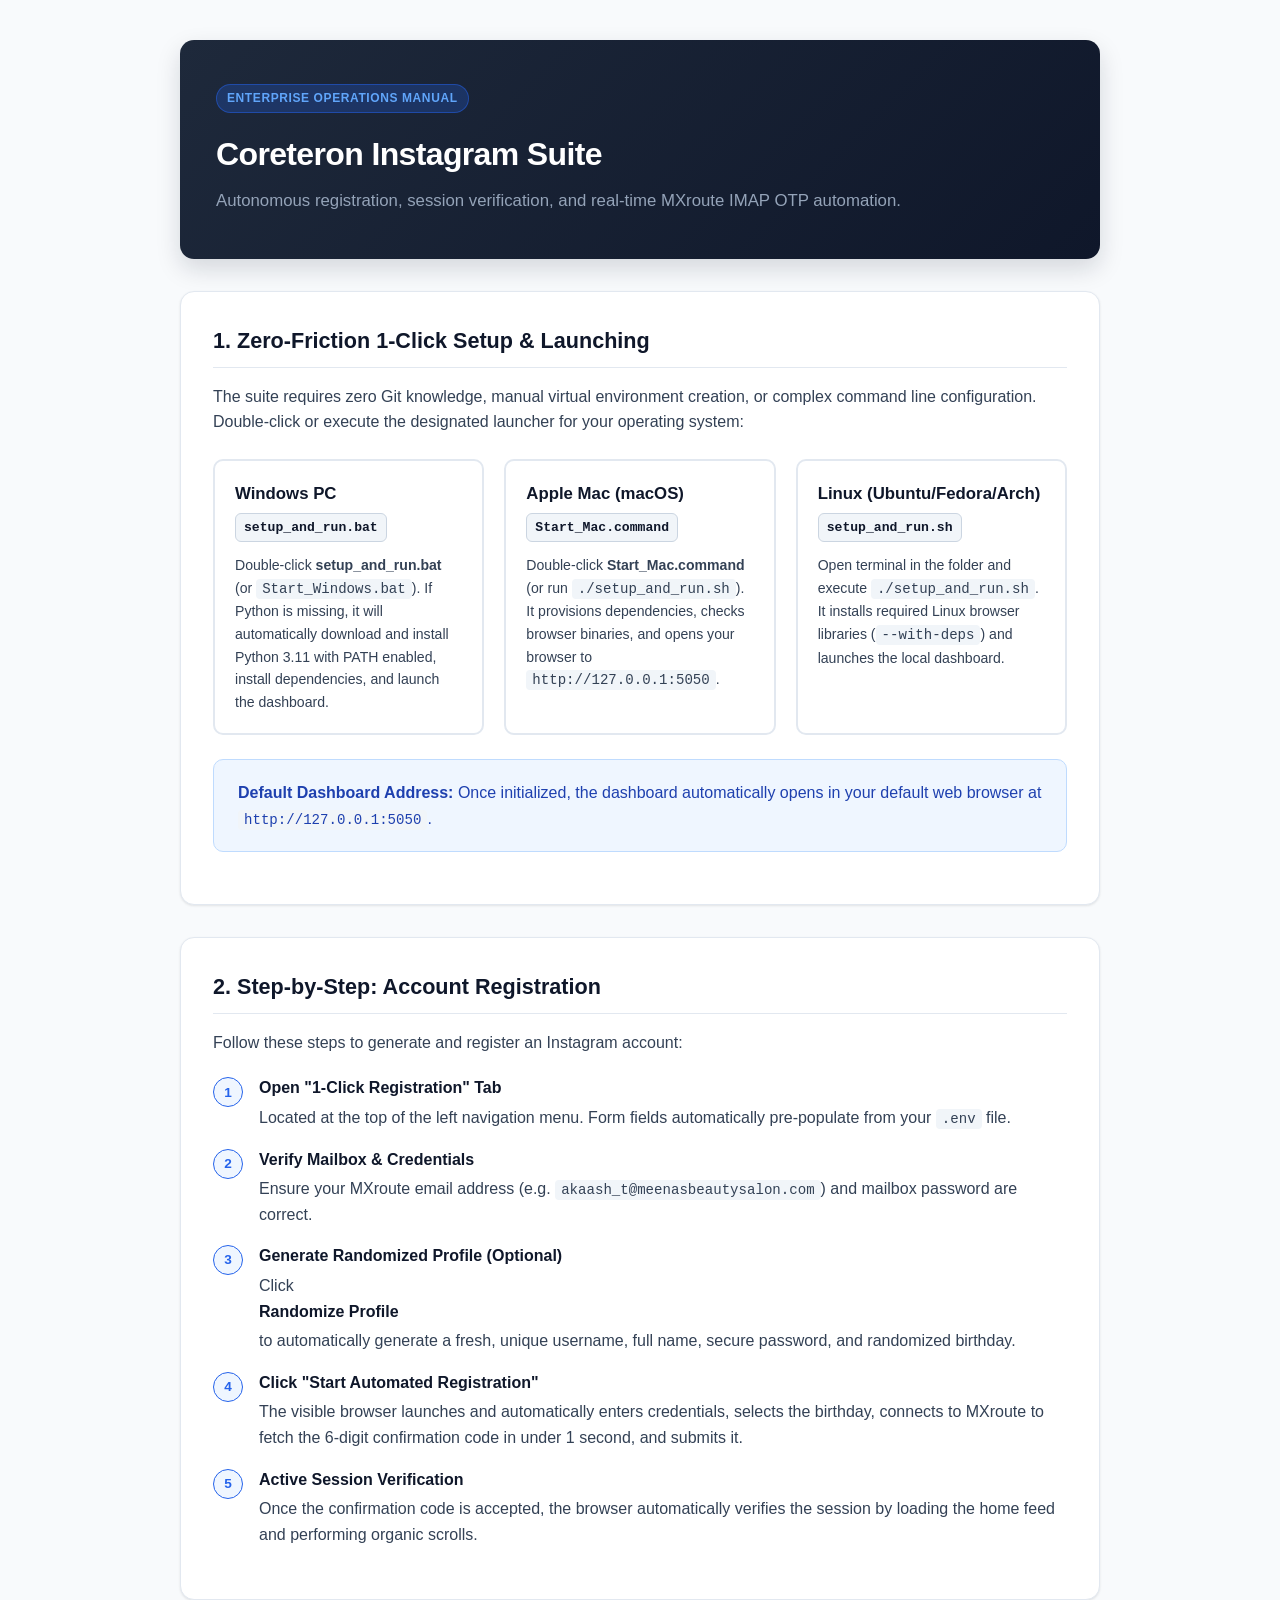
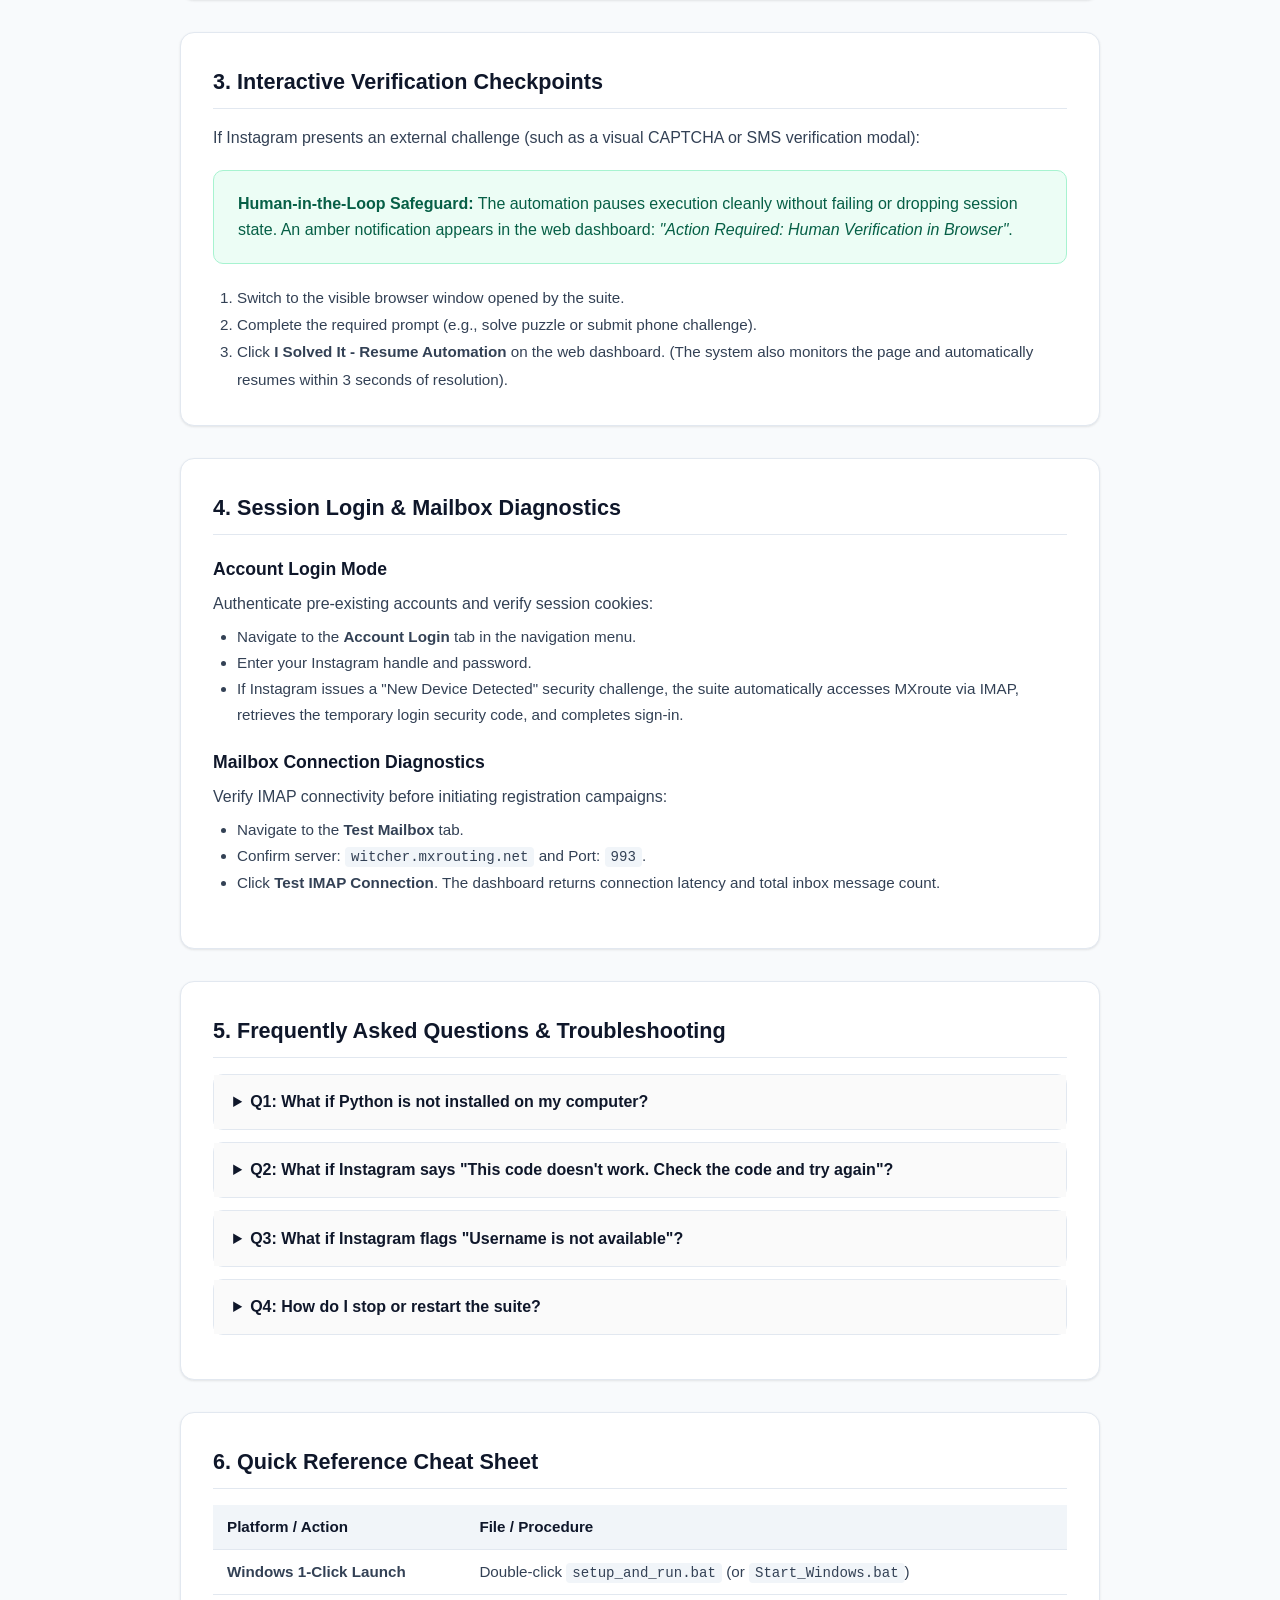
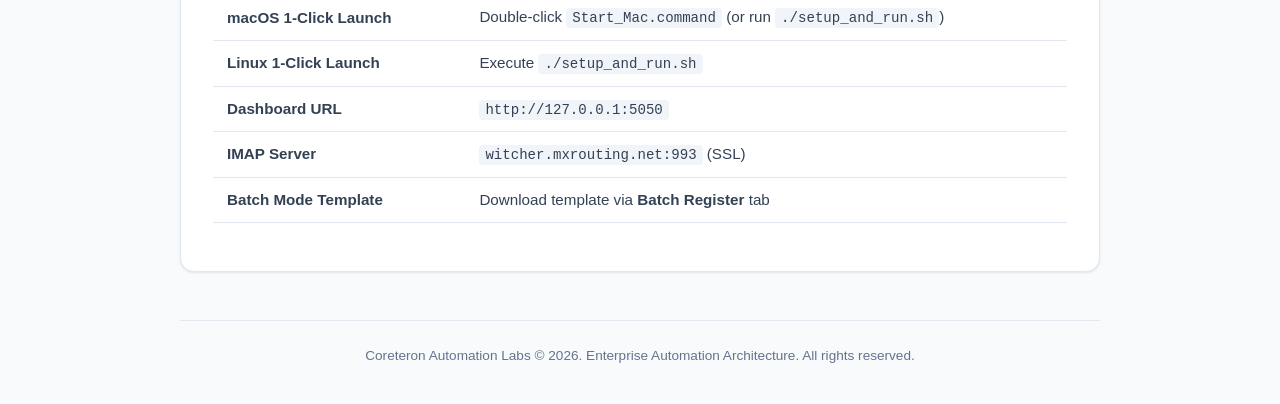
<file: USER_GUIDE.html>
<!DOCTYPE html>
<html lang="en">
<head>
    <meta charset="UTF-8">
    <meta name="viewport" content="width=device-width, initial-scale=1.0">
    <title>Coreteron Instagram Suite - Operations Manual</title>
    <style>
        :root {
            --primary: #2563eb;
            --primary-dark: #1d4ed8;
            --primary-light: #eff6ff;
            --text-dark: #0f172a;
            --text-body: #334155;
            --text-muted: #64748b;
            --bg-page: #f8fafc;
            --bg-card: #ffffff;
            --border: #e2e8f0;
            --success: #10b981;
            --success-light: #ecfdf5;
            --warning: #f59e0b;
            --warning-light: #fffbeb;
            --radius-md: 10px;
            --radius-lg: 14px;
            --shadow-sm: 0 1px 3px rgba(0,0,0,0.06), 0 1px 2px rgba(0,0,0,0.04);
            --shadow-md: 0 4px 6px -1px rgba(0,0,0,0.07), 0 2px 4px -1px rgba(0,0,0,0.04);
        }

        * {
            box-sizing: border-box;
            margin: 0;
            padding: 0;
        }

        body {
            font-family: -apple-system, BlinkMacSystemFont, "Segoe UI", Roboto, Helvetica, Arial, sans-serif;
            background-color: var(--bg-page);
            color: var(--text-body);
            line-height: 1.6;
            padding: 2.5rem 1.5rem;
        }

        .container {
            max-width: 920px;
            margin: 0 auto;
        }

        .hero {
            background: linear-gradient(135deg, #1e293b, #0f172a);
            color: #ffffff;
            border-radius: var(--radius-lg);
            padding: 2.75rem 2.25rem;
            margin-bottom: 2rem;
            box-shadow: 0 10px 25px rgba(15, 23, 42, 0.15);
        }

        .hero h1 {
            font-size: 2rem;
            font-weight: 800;
            letter-spacing: -0.02em;
            margin-bottom: 0.5rem;
        }

        .hero p {
            color: #94a3b8;
            font-size: 1.05rem;
        }

        .badge {
            display: inline-block;
            background: rgba(37, 99, 235, 0.25);
            border: 1px solid rgba(37, 99, 235, 0.5);
            color: #60a5fa;
            font-size: 0.75rem;
            font-weight: 700;
            text-transform: uppercase;
            letter-spacing: 0.05em;
            padding: 4px 10px;
            border-radius: 9999px;
            margin-bottom: 1rem;
        }

        .card {
            background: var(--bg-card);
            border: 1px solid var(--border);
            border-radius: var(--radius-lg);
            padding: 2rem;
            margin-bottom: 2rem;
            box-shadow: var(--shadow-sm);
        }

        h2 {
            font-size: 1.35rem;
            color: var(--text-dark);
            margin-bottom: 1rem;
            border-bottom: 1px solid var(--border);
            padding-bottom: 0.5rem;
        }

        h3 {
            font-size: 1.1rem;
            color: var(--text-dark);
            margin: 1.25rem 0 0.5rem 0;
        }

        .platform-grid {
            display: grid;
            grid-template-columns: repeat(3, 1fr);
            gap: 1.25rem;
            margin: 1.5rem 0;
        }

        @media (max-width: 800px) {
            .platform-grid {
                grid-template-columns: 1fr;
            }
        }

        .platform-card {
            border: 2px solid var(--border);
            border-radius: var(--radius-md);
            padding: 1.25rem;
            background: #ffffff;
            transition: all 0.2s ease;
        }

        .platform-card:hover {
            border-color: var(--primary);
            box-shadow: var(--shadow-md);
        }

        .platform-header {
            margin-bottom: 0.75rem;
        }

        .platform-title {
            font-size: 1.05rem;
            font-weight: 700;
            color: var(--text-dark);
            margin-bottom: 0.35rem;
        }

        .file-pill {
            display: inline-block;
            background: #f1f5f9;
            border: 1px solid #cbd5e1;
            color: #0f172a;
            font-family: ui-monospace, monospace;
            font-weight: 600;
            padding: 3px 8px;
            border-radius: 6px;
            font-size: 0.82rem;
        }

        .step-list {
            display: flex;
            flex-direction: column;
            gap: 1rem;
            margin: 1.25rem 0;
        }

        .step-item {
            display: flex;
            align-items: flex-start;
            gap: 1rem;
        }

        .step-number {
            width: 30px;
            height: 30px;
            background: var(--primary-light);
            color: var(--primary);
            border: 1px solid var(--primary);
            border-radius: 50%;
            display: flex;
            align-items: center;
            justify-content: center;
            font-weight: 800;
            font-size: 0.85rem;
            flex-shrink: 0;
            margin-top: 2px;
        }

        .step-content strong {
            color: var(--text-dark);
            display: block;
            margin-bottom: 0.25rem;
        }

        .callout {
            border-radius: var(--radius-md);
            padding: 1.25rem 1.5rem;
            margin: 1.25rem 0;
        }

        .callout-info {
            background-color: var(--primary-light);
            border: 1px solid #bfdbfe;
            color: #1e40af;
        }

        .callout-success {
            background-color: var(--success-light);
            border: 1px solid #a7f3d0;
            color: #065f46;
        }

        table {
            width: 100%;
            border-collapse: collapse;
            margin: 1rem 0;
            font-size: 0.95rem;
        }

        th, td {
            text-align: left;
            padding: 10px 14px;
            border-bottom: 1px solid var(--border);
        }

        th {
            background: #f1f5f9;
            color: var(--text-dark);
            font-weight: 700;
        }

        code {
            font-family: ui-monospace, monospace;
            background: #f1f5f9;
            padding: 2px 6px;
            border-radius: 4px;
            font-size: 0.88rem;
        }

        details {
            border: 1px solid var(--border);
            border-radius: var(--radius-md);
            margin-bottom: 0.75rem;
            background: #ffffff;
        }

        summary {
            padding: 0.9rem 1.2rem;
            font-weight: 600;
            color: var(--text-dark);
            cursor: pointer;
            background: #fafafa;
        }

        summary:hover {
            background: #f1f5f9;
        }

        .faq-body {
            padding: 1rem 1.2rem;
            border-top: 1px solid var(--border);
            color: var(--text-body);
            font-size: 0.92rem;
        }

        .footer {
            text-align: center;
            font-size: 0.85rem;
            color: var(--text-muted);
            margin-top: 3rem;
            padding-top: 1.5rem;
            border-top: 1px solid var(--border);
        }
    </style>
</head>
<body>
    <div class="container">
        <!-- Header -->
        <header class="hero">
            <div>
                <span class="badge">Enterprise Operations Manual</span>
                <h1>Coreteron Instagram Suite</h1>
                <p>Autonomous registration, session verification, and real-time MXroute IMAP OTP automation.</p>
            </div>
        </header>

        <!-- Section 1: 1-Click Launching -->
        <div class="card">
            <h2>1. Zero-Friction 1-Click Setup & Launching</h2>
            <p>The suite requires zero Git knowledge, manual virtual environment creation, or complex command line configuration. Double-click or execute the designated launcher for your operating system:</p>

            <div class="platform-grid">
                <div class="platform-card">
                    <div class="platform-header">
                        <div class="platform-title">Windows PC</div>
                        <span class="file-pill">setup_and_run.bat</span>
                    </div>
                    <p style="font-size: 0.88rem;">Double-click <strong>setup_and_run.bat</strong> (or <code>Start_Windows.bat</code>). If Python is missing, it will automatically download and install Python 3.11 with PATH enabled, install dependencies, and launch the dashboard.</p>
                </div>

                <div class="platform-card">
                    <div class="platform-header">
                        <div class="platform-title">Apple Mac (macOS)</div>
                        <span class="file-pill">Start_Mac.command</span>
                    </div>
                    <p style="font-size: 0.88rem;">Double-click <strong>Start_Mac.command</strong> (or run <code>./setup_and_run.sh</code>). It provisions dependencies, checks browser binaries, and opens your browser to <code>http://127.0.0.1:5050</code>.</p>
                </div>

                <div class="platform-card">
                    <div class="platform-header">
                        <div class="platform-title">Linux (Ubuntu/Fedora/Arch)</div>
                        <span class="file-pill">setup_and_run.sh</span>
                    </div>
                    <p style="font-size: 0.88rem;">Open terminal in the folder and execute <code>./setup_and_run.sh</code>. It installs required Linux browser libraries (<code>--with-deps</code>) and launches the local dashboard.</p>
                </div>
            </div>

            <div class="callout callout-info">
                <strong>Default Dashboard Address:</strong> Once initialized, the dashboard automatically opens in your default web browser at <code>http://127.0.0.1:5050</code>.
            </div>
        </div>

        <!-- Section 2: Step-by-Step Registration -->
        <div class="card">
            <h2>2. Step-by-Step: Account Registration</h2>
            <p>Follow these steps to generate and register an Instagram account:</p>

            <div class="step-list">
                <div class="step-item">
                    <div class="step-number">1</div>
                    <div class="step-content">
                        <strong>Open "1-Click Registration" Tab</strong>
                        Located at the top of the left navigation menu. Form fields automatically pre-populate from your <code>.env</code> file.
                    </div>
                </div>

                <div class="step-item">
                    <div class="step-number">2</div>
                    <div class="step-content">
                        <strong>Verify Mailbox & Credentials</strong>
                        Ensure your MXroute email address (e.g. <code>akaash_t@meenasbeautysalon.com</code>) and mailbox password are correct.
                    </div>
                </div>

                <div class="step-item">
                    <div class="step-number">3</div>
                    <div class="step-content">
                        <strong>Generate Randomized Profile (Optional)</strong>
                        Click <strong>Randomize Profile</strong> to automatically generate a fresh, unique username, full name, secure password, and randomized birthday.
                    </div>
                </div>

                <div class="step-item">
                    <div class="step-number">4</div>
                    <div class="step-content">
                        <strong>Click "Start Automated Registration"</strong>
                        The visible browser launches and automatically enters credentials, selects the birthday, connects to MXroute to fetch the 6-digit confirmation code in under 1 second, and submits it.
                    </div>
                </div>

                <div class="step-item">
                    <div class="step-number">5</div>
                    <div class="step-content">
                        <strong>Active Session Verification</strong>
                        Once the confirmation code is accepted, the browser automatically verifies the session by loading the home feed and performing organic scrolls.
                    </div>
                </div>
            </div>
        </div>

        <!-- Section 3: Interactive Verification Checkpoints -->
        <div class="card">
            <h2>3. Interactive Verification Checkpoints</h2>
            <p>If Instagram presents an external challenge (such as a visual CAPTCHA or SMS verification modal):</p>

            <div class="callout callout-success">
                <strong>Human-in-the-Loop Safeguard:</strong> The automation pauses execution cleanly without failing or dropping session state. An amber notification appears in the web dashboard: <em>"Action Required: Human Verification in Browser"</em>.
            </div>

            <ol style="margin-left: 1.5rem; line-height: 1.8; font-size: 0.95rem;">
                <li>Switch to the visible browser window opened by the suite.</li>
                <li>Complete the required prompt (e.g., solve puzzle or submit phone challenge).</li>
                <li>Click <strong>I Solved It - Resume Automation</strong> on the web dashboard. (The system also monitors the page and automatically resumes within 3 seconds of resolution).</li>
            </ol>
        </div>

        <!-- Section 4: Login & Diagnostics -->
        <div class="card">
            <h2>4. Session Login & Mailbox Diagnostics</h2>

            <h3>Account Login Mode</h3>
            <p>Authenticate pre-existing accounts and verify session cookies:</p>
            <ul style="margin: 0.5rem 0 1.25rem 1.5rem; font-size: 0.95rem; line-height: 1.7;">
                <li>Navigate to the <strong>Account Login</strong> tab in the navigation menu.</li>
                <li>Enter your Instagram handle and password.</li>
                <li>If Instagram issues a "New Device Detected" security challenge, the suite automatically accesses MXroute via IMAP, retrieves the temporary login security code, and completes sign-in.</li>
            </ul>

            <h3>Mailbox Connection Diagnostics</h3>
            <p>Verify IMAP connectivity before initiating registration campaigns:</p>
            <ul style="margin: 0.5rem 0 1.25rem 1.5rem; font-size: 0.95rem; line-height: 1.7;">
                <li>Navigate to the <strong>Test Mailbox</strong> tab.</li>
                <li>Confirm server: <code>witcher.mxrouting.net</code> and Port: <code>993</code>.</li>
                <li>Click <strong>Test IMAP Connection</strong>. The dashboard returns connection latency and total inbox message count.</li>
            </ul>
        </div>

        <!-- Section 5: Troubleshooting & FAQ -->
        <div class="card">
            <h2>5. Frequently Asked Questions & Troubleshooting</h2>

            <details>
                <summary>Q1: What if Python is not installed on my computer?</summary>
                <div class="faq-body">
                    On Windows, <code>setup_and_run.bat</code> automatically detects missing Python and uses PowerShell to download and install Python 3.11 with PATH enabled. On macOS and Linux, <code>setup_and_run.sh</code> uses your system package manager (Homebrew, apt, dnf, or pacman). You can also install manually from <a href="https://www.python.org/downloads/" target="_blank">python.org/downloads</a>.
                </div>
            </details>

            <details>
                <summary>Q2: What if Instagram says "This code doesn't work. Check the code and try again"?</summary>
                <div class="faq-body">
                    The engine automatically handles expired codes: it clicks the request replacement code button on Instagram, listens to MXroute IMAP for the new email, and inputs the fresh code without manual intervention.
                </div>
            </details>

            <details>
                <summary>Q3: What if Instagram flags "Username is not available"?</summary>
                <div class="faq-body">
                    The engine features autonomous collision resolution: it detects the availability warning, appends randomized alphanumeric characters to the handle, and retries registration.
                </div>
            </details>

            <details>
                <summary>Q4: How do I stop or restart the suite?</summary>
                <div class="faq-body">
                    Close the browser tab and press <code>Ctrl + C</code> in the Terminal or Command Prompt window. To restart, run your 1-click launcher again.
                </div>
            </details>
        </div>

        <!-- Section 6: Quick Reference -->
        <div class="card">
            <h2>6. Quick Reference Cheat Sheet</h2>
            <table>
                <thead>
                    <tr>
                        <th>Platform / Action</th>
                        <th>File / Procedure</th>
                    </tr>
                </thead>
                <tbody>
                    <tr>
                        <td><strong>Windows 1-Click Launch</strong></td>
                        <td>Double-click <code>setup_and_run.bat</code> (or <code>Start_Windows.bat</code>)</td>
                    </tr>
                    <tr>
                        <td><strong>macOS 1-Click Launch</strong></td>
                        <td>Double-click <code>Start_Mac.command</code> (or run <code>./setup_and_run.sh</code>)</td>
                    </tr>
                    <tr>
                        <td><strong>Linux 1-Click Launch</strong></td>
                        <td>Execute <code>./setup_and_run.sh</code></td>
                    </tr>
                    <tr>
                        <td><strong>Dashboard URL</strong></td>
                        <td><code>http://127.0.0.1:5050</code></td>
                    </tr>
                    <tr>
                        <td><strong>IMAP Server</strong></td>
                        <td><code>witcher.mxrouting.net:993</code> (SSL)</td>
                    </tr>
                    <tr>
                        <td><strong>Batch Mode Template</strong></td>
                        <td>Download template via <strong>Batch Register</strong> tab</td>
                    </tr>
                </tbody>
            </table>
        </div>

        <div class="footer">
            Coreteron Automation Labs &copy; 2026. Enterprise Automation Architecture. All rights reserved.
        </div>
    </div>
</body>
</html>
</file>
